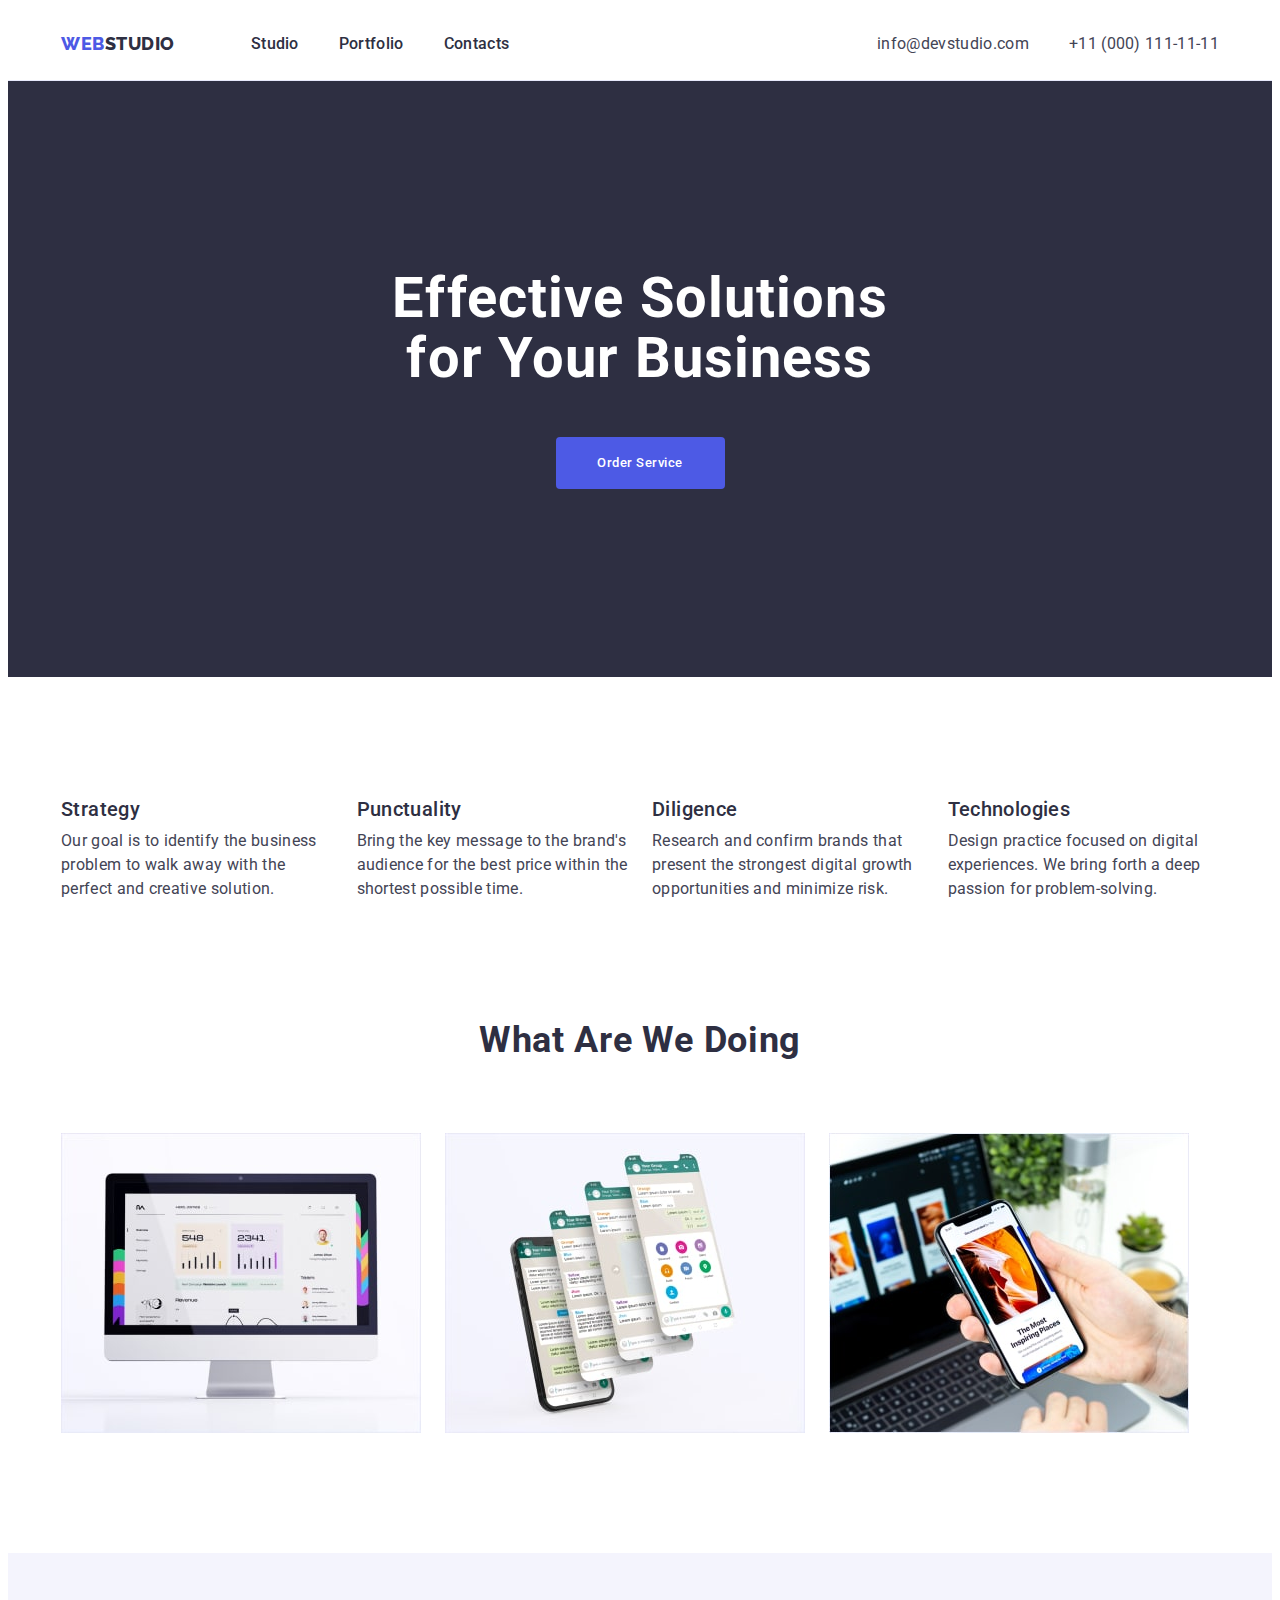
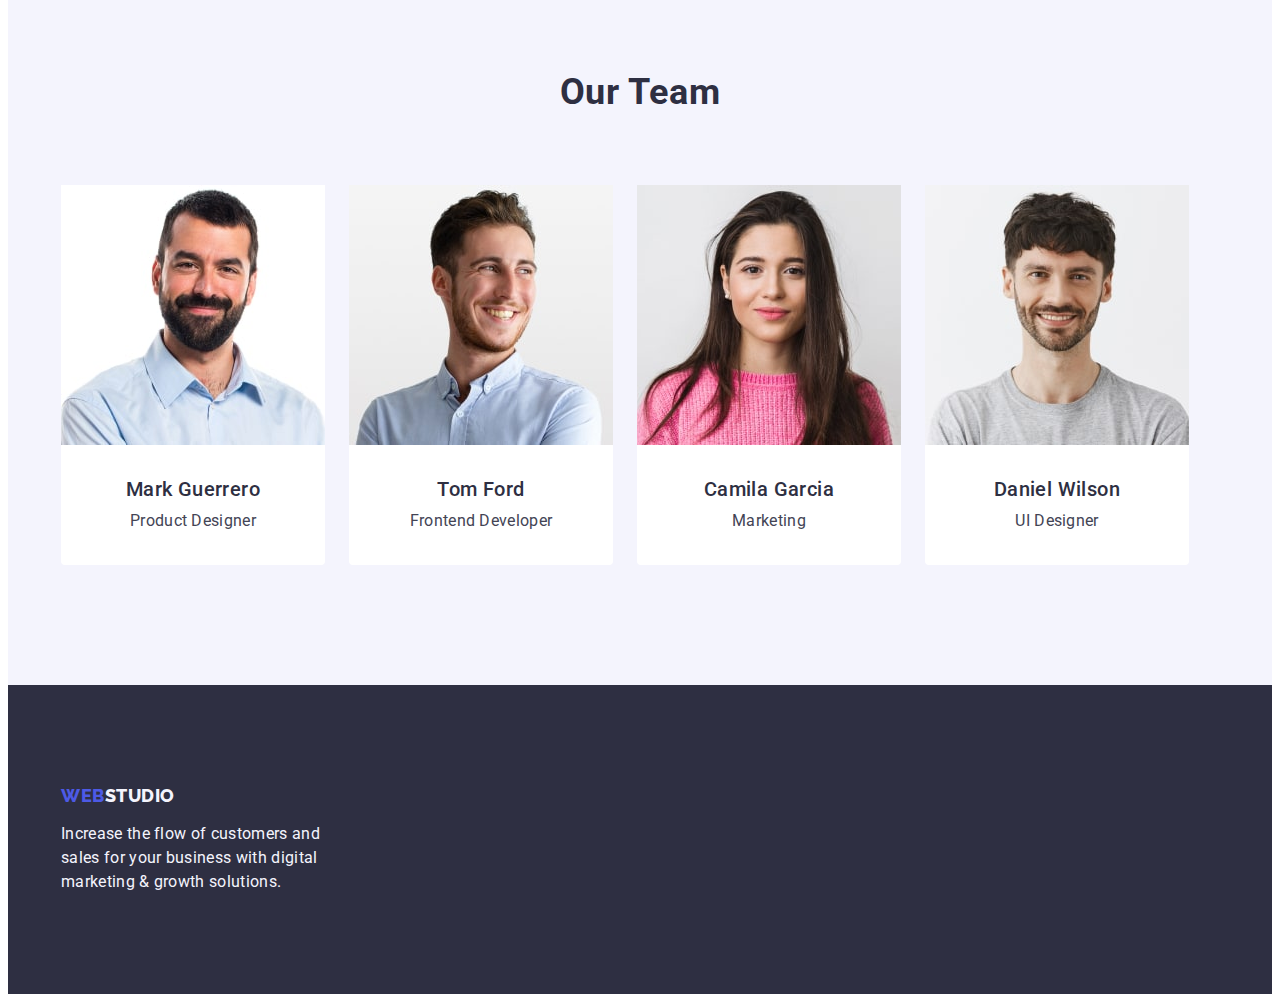
<file: index.html>
<!DOCTYPE html>
<html lang="en">
  <head>
    <meta charset="UTF-8" />
    <meta name="viewport" content="width=device-width, initial-scale=1.0" />
    <title>Web Studio</title>
    <link
      rel="stylesheet"
      href="https://cdnjs.cloudflare.com/ajax/libs/modern-normalize/2.0.0/modern-normalize.min.css"
      integrity="sha512-4xo8blKMVCiXpTaLzQSLSw3KFOVPWhm/TRtuPVc4WG6kUgjH6J03IBuG7JZPkcWMxJ5huwaBpOpnwYElP/m6wg=="
      crossorigin="anonymous"
      referrerpolicy="no-referrer"
    />
    <link rel="preconnect" href="https://fonts.googleapis.com" />
    <link rel="preconnect" href="https://fonts.gstatic.com" crossorigin />
    <link
      href="https://fonts.googleapis.com/css2?family=Raleway:wght@800&family=Roboto:wght@400;500;700&display=swap"
      rel="stylesheet"
    />
    <link rel="stylesheet" href="./css/styles.css" />
  </head>
  <body>
    <header class="header">
      <div class="container header-container">
        <nav class="header-navigation">
          <a class="header-logo link" href="./index.html"
            >Web<span class="span-logo">Studio</span></a
          >
          <ul class="header-list list">
            <li class="header-item">
              <a class="header-link link" href="./index.html">Studio</a>
            </li>
            <li class="header-item">
              <a class="header-link link" href="./portfolio.html">Portfolio</a>
            </li>
            <li class="header-item">
              <a class="header-link link" href="">Contacts</a>
            </li>
          </ul>
        </nav>
        <address class="header-address">
          <ul class="header-address-list list">
            <li class="header-address-item">
              <a
                class="header-address-link link"
                href="mailto:info@devstudio.com"
                >info@devstudio.com</a
              >
            </li>
            <li class="header-address-item">
              <a class="header-address-link link" href="tel:+110001111111"
                >+11 (000) 111-11-11</a
              >
            </li>
          </ul>
        </address>
      </div>
    </header>
    <main>
      <section class="content">
        <div class="container">
          <h1 class="content-title">Effective Solutions for Your Business</h1>
          <button class="content-btn" type="button">Order Service</button>
        </div>
      </section>
      <section class="about">
        <div class="container">
          <h2 class="about-title visually-hidden">About us</h2>
          <ul class="about-list list">
            <li class="about-item">
              <h3 class="about-item-title">Strategy</h3>
              <p class="about-text">
                Our goal is to identify the business problem to walk away with
                the perfect and creative solution.
              </p>
            </li>
            <li class="about-item">
              <h3 class="about-item-title">Punctuality</h3>
              <p class="about-text">
                Bring the key message to the brand's audience for the best price
                within the shortest possible time.
              </p>
            </li>
            <li class="about-item">
              <h3 class="about-item-title">Diligence</h3>
              <p class="about-text">
                Research and confirm brands that present the strongest digital
                growth opportunities and minimize risk.
              </p>
            </li>
            <li class="about-item">
              <h3 class="about-item-title">Technologies</h3>
              <p class="about-text">
                Design practice focused on digital experiences. We bring forth a
                deep passion for problem-solving.
              </p>
            </li>
          </ul>
        </div>
      </section>
      <section class="directions">
        <div class="container">
          <h2 class="directions-title">What are we doing</h2>
          <ul class="directions-list list">
            <li class="directions-item">
              <img
                class="directions-img"
                src="./images/computer.jpg"
                alt="computer design"
                width="360"
                height="300"
              />
            </li>
            <li class="directions-item">
              <img
                class="directions-img"
                src="./images/mobile.jpg"
                alt="mobile design"
                width="360"
                height="300"
              />
            </li>
            <li class="directions-item">
              <img
                class="directions-img"
                src="./images/laptop.jpg"
                alt="laptop design"
                width="360"
                height="300"
              />
            </li>
          </ul>
        </div>
      </section>
      <section class="team">
        <div class="container">
          <h2 class="team-title">Our Team</h2>
          <ul class="team-list list">
            <li class="team-item">
              <img
                class="team-img"
                src="./images/mark-guerrero.jpg"
                alt="mark guerrero photo"
                width="264"
                height="260"
              />
              <div class="team-item-container">
                <h3 class="team-item-title">Mark Guerrero</h3>
                <p class="team-text">Product Designer</p>
              </div>
            </li>
            <li class="team-item">
              <img
                class="team-img"
                src="./images/tom-ford.jpg"
                alt="tom ford photo"
                width="264"
                height="260"
              />
              <div class="team-item-container">
                <h3 class="team-item-title">Tom Ford</h3>
                <p class="team-text">Frontend Developer</p>
              </div>
            </li>
            <li class="team-item">
              <img
                class="team-img"
                src="./images/camila-garcia.jpg"
                alt="camila garcia photo"
                width="264"
                height="260"
              />
              <div class="team-item-container">
                <h3 class="team-item-title">Camila Garcia</h3>
                <p class="team-text">Marketing</p>
              </div>
            </li>
            <li class="team-item">
              <img
                class="team-img"
                src="./images/daniel-wilson.jpg"
                alt="daniel wilson photo"
                width="264"
                height="260"
              />
              <div class="team-item-container">
                <h3 class="team-item-title">Daniel Wilson</h3>
                <p class="team-text">UI Designer</p>
              </div>
            </li>
          </ul>
        </div>
      </section>
    </main>
    <footer class="footer">
      <div class="container">
        <a class="footer-logo link" href="./index.html"
          >Web<span class="footer-span-logo">Studio</span></a
        >
        <p class="footer-text">
          Increase the flow of customers and sales for your business with
          digital marketing & growth solutions.
        </p>
      </div>
    </footer>
  </body>
</html>
</file>
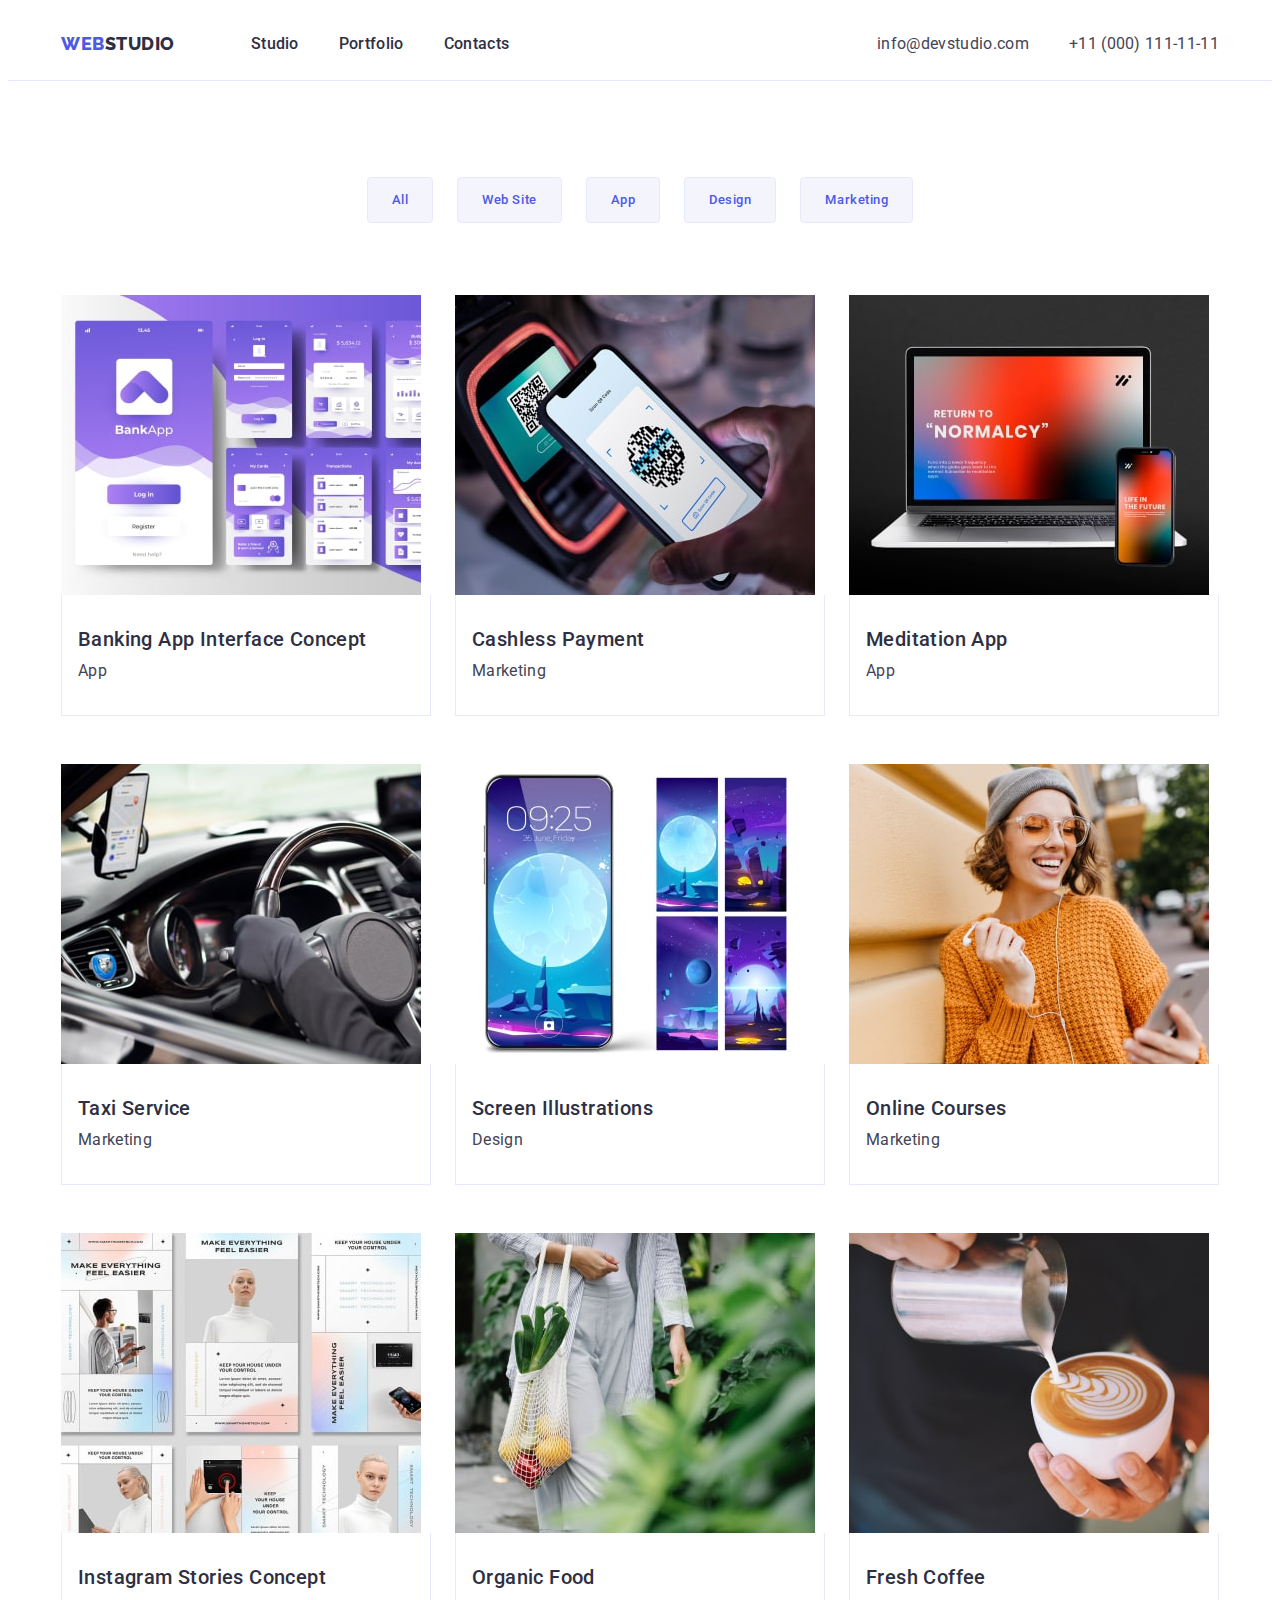
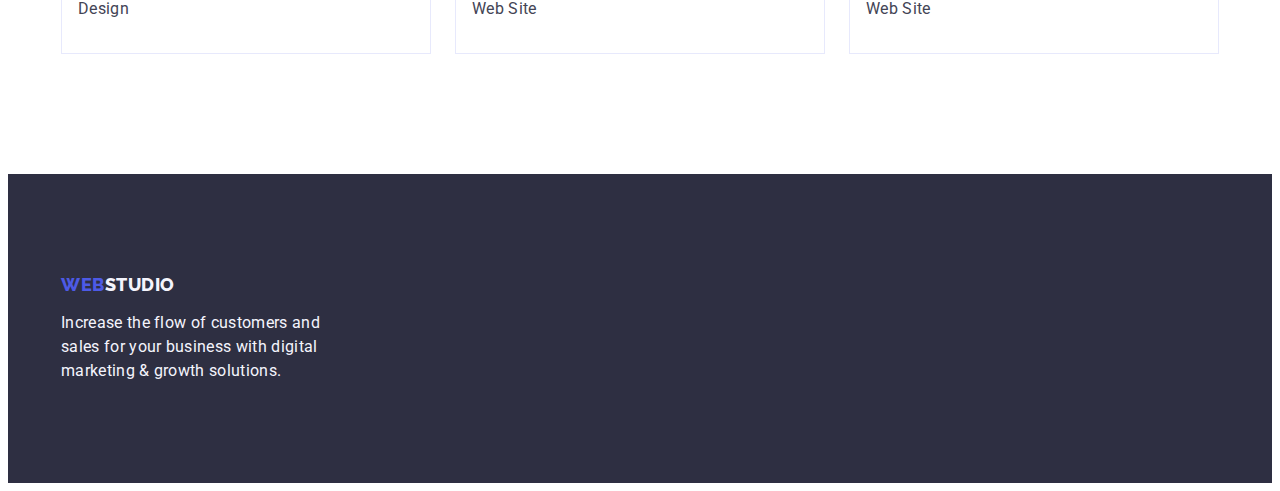
<file: portfolio.html>
<!DOCTYPE html>
<html lang="en">
  <head>
    <meta charset="UTF-8" />
    <meta name="viewport" content="width=device-width, initial-scale=1.0" />
    <title>Portfolio</title>
    <link
      rel="stylesheet"
      href="https://cdnjs.cloudflare.com/ajax/libs/modern-normalize/2.0.0/modern-normalize.min.css"
      integrity="sha512-4xo8blKMVCiXpTaLzQSLSw3KFOVPWhm/TRtuPVc4WG6kUgjH6J03IBuG7JZPkcWMxJ5huwaBpOpnwYElP/m6wg=="
      crossorigin="anonymous"
      referrerpolicy="no-referrer"
    />
    <link rel="preconnect" href="https://fonts.googleapis.com" />
    <link rel="preconnect" href="https://fonts.gstatic.com" crossorigin />
    <link
      href="https://fonts.googleapis.com/css2?family=Raleway:wght@800&family=Roboto:wght@400;500;700&display=swap"
      rel="stylesheet"
    />
    <link rel="stylesheet" href="./css/styles.css" />
  </head>
  <body>
    <header class="header ">
      <div class="container header-container">
        <nav class="header-navigation">
          <a class="header-logo link" href="./index.html"
            >Web<span class="span-logo">Studio</span></a
          >
          <ul class="header-list list">
            <li class="header-item">
              <a class="header-link link" href="./index.html">Studio</a>
            </li>
            <li class="header-item">
              <a class="header-link link" href="./portfolio.html">Portfolio</a>
            </li>
            <li class="header-item">
              <a class="header-link link" href="">Contacts</a>
            </li>
          </ul>
        </nav>
        <address class="header-address">
          <ul class="header-address-list list">
            <li class="header-address-item">
              <a
                class="header-address-link link"
                href="mailto:info@devstudio.com"
                >info@devstudio.com</a
              >
            </li>
            <li class="header-address-item">
              <a class="header-address-link link" href="tel:+110001111111"
                >+11 (000) 111-11-11</a
              >
            </li>
          </ul>
        </address>
      </div>
    </header>
    <main>
      <section class="potfolio">
        <div class="container">
          <h1 class="portfolio-title visually-hidden">Portfolio</h1>
          <ul class="potfolio-list list">
            <li class="potfolio-item">
              <button class="portfolio-btn" type="button">All</button>
            </li>
            <li class="potfolio-item">
              <button class="portfolio-btn" type="button">Web Site</button>
            </li>
            <li class="potfolio-item">
              <button class="portfolio-btn" type="button">App</button>
            </li>
            <li class="potfolio-item">
              <button class="portfolio-btn" type="button">Design</button>
            </li>
            <li class="potfolio-item">
              <button class="portfolio-btn" type="button">Marketing</button>
            </li>
          </ul>
          <ul class="works-list list">
            <li class="works-item">
              <a class="works-link link" href="#"
                ><img
                  class="works-img"
                  src="./images/banking.jpg"
                  alt="banking app"
                  width="360"
                  height="300"
                />
                <div class="works-item-container">
                  <h2 class="works-title">Banking App Interface Concept</h2>
                  <p class="works-text">App</p>
                </div>
              </a>
            </li>
            <li class="works-item">
              <a class="works-link link" href="#"
                ><img
                  class="works-img"
                  src="./images/cashless.jpg"
                  alt="cashless payment"
                  width="360"
                  height="300"
                />
                <div class="works-item-container">
                  <h2 class="works-title">Cashless Payment</h2>
                  <p class="works-text">Marketing</p>
                </div>
              </a>
            </li>
            <li class="works-item">
              <a class="works-link link" href="#"
                ><img
                  class="works-img"
                  src="./images/meditation.jpg"
                  alt="meditation app"
                  width="360"
                  height="300"
                />
                <div class="works-item-container">
                  <h2 class="works-title">Meditation App</h2>
                  <p class="works-text">App</p>
                </div>
              </a>
            </li>
            <li class="works-item">
              <a class="works-link link" href="#"
                ><img
                  class="works-img"
                  src="./images/taxi.jpg"
                  alt="taxi service"
                  width="360"
                  height="300"
                />
                <div class="works-item-container">
                  <h2 class="works-title">Taxi Service</h2>
                  <p class="works-text">Marketing</p>
                </div>
              </a>
            </li>
            <li class="works-item">
              <a class="works-link link" href="#"
                ><img
                  class="works-img"
                  src="./images/screen.jpg"
                  alt="screen illustrations"
                  width="360"
                  height="300"
                />
                <div class="works-item-container">
                  <h2 class="works-title">Screen Illustrations</h2>
                  <p class="works-text">Design</p>
                </div>
              </a>
            </li>
            <li class="works-item">
              <a class="works-link link" href="#"
                ><img
                  class="works-img"
                  src="./images/courses.jpg"
                  alt="online courses"
                  width="360"
                  height="300"
                />
                <div class="works-item-container">
                  <h2 class="works-title">Online Courses</h2>
                  <p class="works-text">Marketing</p>
                </div>
              </a>
            </li>
            <li class="works-item">
              <a class="works-link link" href="#"
                ><img
                  class="works-img"
                  src="./images/stories.jpg"
                  alt="instagram stories"
                  width="360"
                  height="300"
                />
                <div class="works-item-container">
                  <h2 class="works-title">Instagram Stories Concept</h2>
                  <p class="works-text">Design</p>
                </div>
              </a>
            </li>
            <li class="works-item">
              <a class="works-link link" href="#"
                ><img
                  class="works-img"
                  src="./images/food.jpg"
                  alt="organic food"
                  width="360"
                  height="300"
                />
                <div class="works-item-container">
                  <h2 class="works-title">Organic Food</h2>
                  <p class="works-text">Web Site</p>
                </div>
              </a>
            </li>
            <li class="works-item">
              <a class="works-link link" href="#"
                ><img
                  class="works-img"
                  src="./images/coffee.jpg"
                  alt="fresh coffee"
                  width="360"
                  height="300"
                />
                <div class="works-item-container">
                  <h2 class="works-title">Fresh Coffee</h2>
                  <p class="works-text">Web Site</p>
                </div>
              </a>
            </li>
          </ul>
        </div>
      </section>
    </main>
    <footer class="footer">
      <div class="container">
        <a class="footer-logo link" href="./index.html"
          >Web<span class="footer-span-logo">Studio</span></a
        >
        <p class="footer-text">
          Increase the flow of customers and sales for your business with
          digital marketing & growth solutions.
        </p>
      </div>
    </footer>
  </body>
</html>
</file>
<file: css/styles.css>
:root {
  --basic-color: #2e2f42;
  --secondary-color: #f4f4fd;
  --text-color: #434455;
  --btn-color: #4d5ae5;
  --hover-color: #404bbf;
  --border-color: #e7e9fc;
  --white-color: #fff;
}

body {
  font-family: Roboto, sans-serif;
  color: var(--text-color);
  background: var(--white-color);
}

.visually-hidden {
  position: absolute;
  width: 1px;
  height: 1px;
  margin: -1px;
  border: 0;
  padding: 0;
  white-space: nowrap;
  clip-path: inset(100%);
  clip: rect(0 0 0 0);
  overflow: hidden;
}

p,
h1,
h2,
h3,
h4,
h5,
h6 {
  margin-top: 0;
  margin-bottom: 0;
}

ul,
ol {
  margin-top: 0;
  margin-bottom: 0;
  padding-left: 0;
}

img {
  display: block;
  max-width: 100%;
  height: auto;
}

.link {
  text-decoration: none;
}

.list {
  list-style-type: none;
}

.container {
  width: 100%;
  max-width: 1158px;
  padding-left: 15px;
  padding-right: 15px;
  margin: 0 auto;
}

/* Header */

.header {
  border-bottom: 1px solid var(--border-color);
}

.header-container {
  display: flex;
}

.header-navigation {
  display: flex;
  align-items: center;
}

.header-logo {
  color: var(--btn-color);
  font-size: 18px;
  font-family: Raleway, sans-serif;
  font-weight: 800;
  line-height: 1.17;
  letter-spacing: 0.03em;
  text-transform: uppercase;
  margin-right: 76px;
  padding-top: 24px;
  padding-bottom: 24px;
}

.span-logo {
  color: var(--basic-color);
}

.header-list {
  display: flex;
  gap: 40px;
}

.header-link {
  color: var(--basic-color);
  font-weight: 500;
  line-height: 1.5;
  letter-spacing: 0.02em;
  display: inline-block;
  padding-top: 24px;
  padding-bottom: 24px;
}

.header-link:hover,
.header-link:focus {
  color: var(--hover-color);
}

.header-address {
  font-style: normal;
  margin-left: auto;
  display: flex;
  align-items: center;
}

.header-address-list {
  display: flex;
  gap: 40px;
}

.header-address-link {
  color: var(--text-color);
  line-height: 1.5;
  letter-spacing: 0.02em;
  display: inline-block;
  padding-top: 24px;
  padding-bottom: 24px;
}

.header-address-link:hover,
.header-address-link:focus {
  color: var(--hover-color);
}

/* Main page  */

.content {
  padding-top: 188px;
  padding-bottom: 188px;
  background-color: var(--basic-color);
}

.content-title {
  color: var(--white-color);
  text-align: center;
  font-size: 56px;
  line-height: 1.07;
  letter-spacing: 0.02em;
  margin: 0 auto 48px;
  max-width: 496px;
}

.content-btn {
  color: var(--white-color);
  background-color: var(--btn-color);
  font-weight: 500;
  line-height: 1.5;
  letter-spacing: 0.04em;
  cursor: pointer;
  font-family: inherit;
  padding: 16px 32px;
  border-radius: 4px;
  border: none;
  display: block;
  margin: 0 auto;
  min-width: 169px;
}

.content-btn:hover,
.content-btn:focus {
  background-color: var(--hover-color);
}

/* About */

.about {
  padding-top: 120px;
  padding-bottom: 120px;
}

.about-list {
  display: flex;
  gap: 24px;
}

.about-item {
  width: calc((100% - 24px * 3) / 4);
}

.about-item-title {
  color: var(--basic-color);
  font-size: 20px;
  font-weight: 500;
  line-height: 1.2;
  letter-spacing: 0.02em;
  margin-bottom: 8px;
}

.about-text {
  line-height: 1.5;
  letter-spacing: 0.02em;
}

/* Directions */

.directions {
  padding-bottom: 120px;
}

.directions-title {
  color: var(--basic-color);
  font-size: 36px;
  line-height: 1.11;
  letter-spacing: 0.02em;
  text-transform: capitalize;
  text-align: center;
  margin-bottom: 72px;
}

.directions-list {
  display: flex;
  gap: 24px;
}

.directions-item {
  width: calc(100% - 24px * 2) / 3;
}

/* Team */
.team {
  background-color: var(--secondary-color);
  padding-top: 120px;
  padding-bottom: 120px;
}

.team-title {
  color: var(--basic-color);
  font-size: 36px;
  line-height: 1.11;
  letter-spacing: 0.02em;
  text-transform: capitalize;
  text-align: center;
  margin-bottom: 72px;
}

.team-list {
  display: flex;
  gap: 24px;
}

.team-item {
  background-color: var(--white-color);
  border-radius: 0px 0px 4px 4px;
  width: calc(100% - 24px * 3) / 4;
}

.team-item-container {
  padding: 32px 16px;
}

.team-item-title {
  color: var(--basic-color);
  font-size: 20px;
  font-weight: 500;
  line-height: 1.2;
  letter-spacing: 0.02em;
  text-align: center;
  margin-bottom: 8px;
}

.team-text {
  line-height: 1.5;
  letter-spacing: 0.02em;
  text-align: center;
}

/* Footer */

.footer {
  background-color: var(--basic-color);
  padding-top: 100px;
  padding-bottom: 100px;
}

.footer-logo {
  color: var(--btn-color);
  font-size: 18px;
  font-family: Raleway, sans-serif;
  font-weight: 800;
  line-height: 1.17;
  letter-spacing: 0.03em;
  text-transform: uppercase;
  display: inline-block;
  margin-bottom: 16px;
}

.footer-span-logo {
  color: var(--secondary-color);
}

.footer-text {
  color: var(--secondary-color);
  line-height: 1.5;
  letter-spacing: 0.02em;
  max-width: 264px;
}

/* Portfolio */

.potfolio {
  padding-top: 96px;
  padding-bottom: 120px;
}

.potfolio-list {
  display: flex;
  justify-content: center;
  gap: 24px;
  margin-bottom: 72px;
}

.portfolio-btn {
  color: var(--btn-color);
  background-color: var(--secondary-color);
  text-align: center;
  font-weight: 500;
  line-height: 1.5;
  letter-spacing: 0.04em;
  cursor: pointer;
  font-family: inherit;
  border: 1px solid var(--border-color);
  border-radius: 4px;
  padding: 12px 24px;
}

.portfolio-btn:hover,
.portfolio-btn:focus {
  background-color: var(--hover-color);
  color: var(--white-color);
  border: 1px solid transparent;
}

.works-list {
  display: flex;
  flex-wrap: wrap;
  gap: 48px 24px;
}

.works-item {
  width: calc((100% - 24px * 2) / 3);
  background-color: var(--white-color);
}

.works-item-container {
  padding: 32px 16px;
  border: 1px solid var(--border-color);
  border-top: none;
}

.works-title {
  color: var(--basic-color);
  font-size: 20px;
  font-weight: 500;
  line-height: 1.2;
  letter-spacing: 0.02em;
  margin-bottom: 8px;
}

.works-text {
  color: var(--text-color);
  line-height: 1.5;
  letter-spacing: 0.02em;
}
</file>
